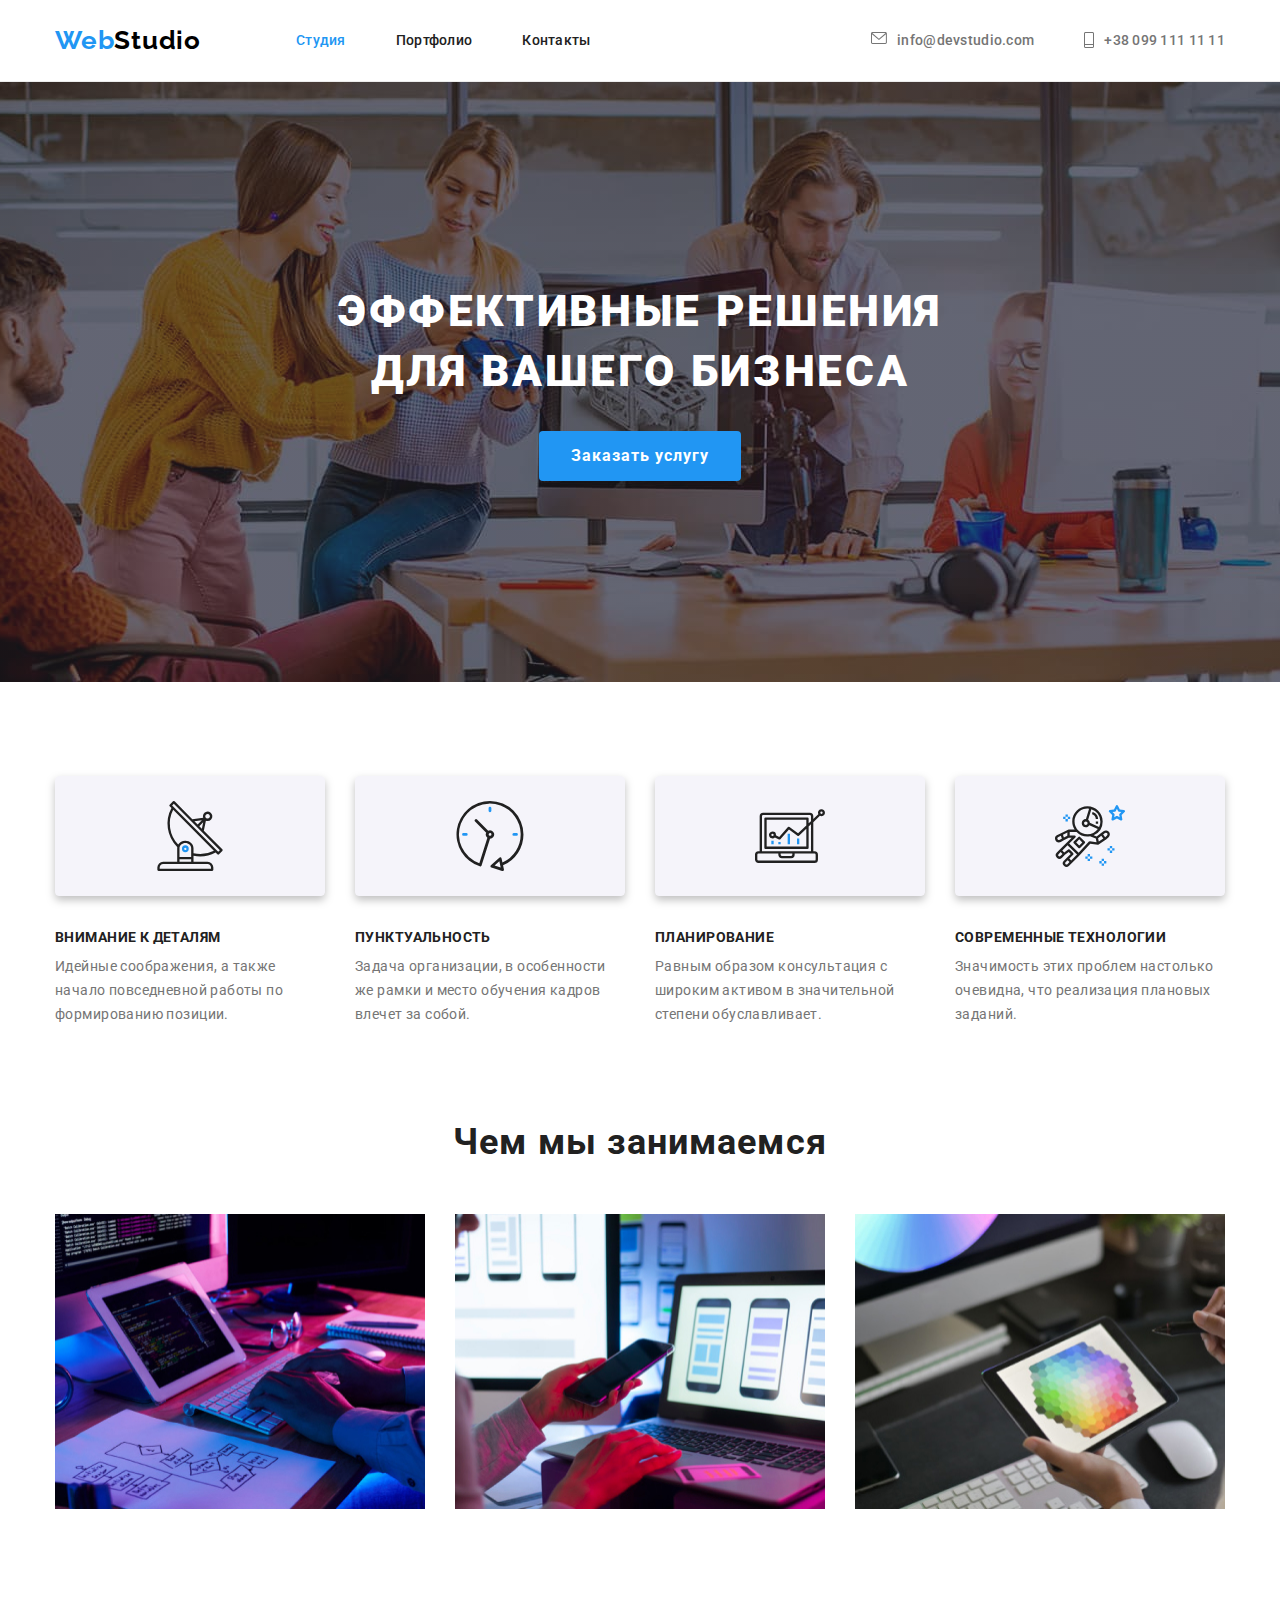
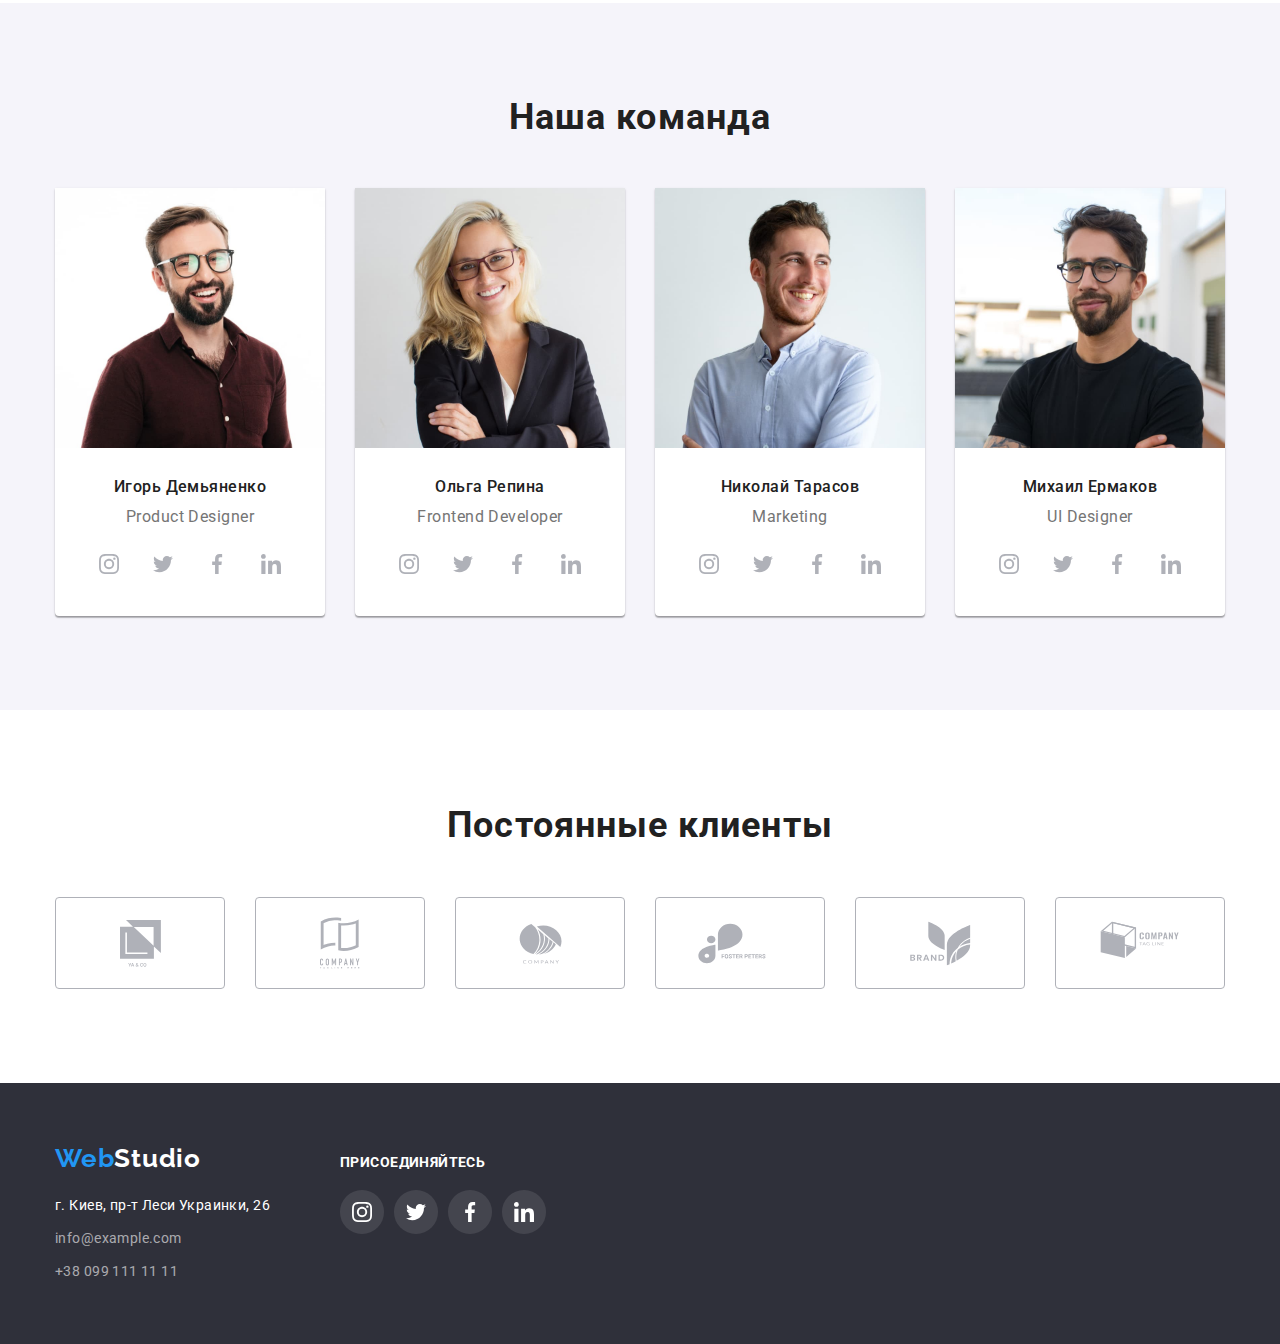
<file: index.html>
<!DOCTYPE html>
<html lang="ru">
<head>

    <meta charset="UTF-8">
    <meta http-equiv="X-UA-Compatible" content="IE=edge">
    <meta name="viewport" content="width=device-width, initial-scale=1.0">
    <title>Web Studio</title> 
    <link rel="preconnect" href="https://fonts.googleapis.com">
    <link rel="preconnect" href="https://fonts.gstatic.com" crossorigin>
    <link href="https://fonts.googleapis.com/css2?family=Raleway:wght@700&family=Roboto:wght@400;500;700;900&display=swap" rel="stylesheet">
    <link rel="stylesheet" href="./css/modern-normalize.css">
    <link rel="stylesheet" href="./css/styles.css">
    
</head>
<body>
    <header class="page-header">
        <div class="container main-nav">
    <nav class="main-nav">
        <a class="header-logo" href="./index.html">
      <span class="header-logo-color">Web</span>Studio
        </a>

    <ul class="site-nav list">
        <li class="site-nav-item"><a href="./index.html" class="header-link, current">Студия</a></li>
        <li class="site-nav-item"><a href="./portfolio.html" class="header-link">Портфолио</a></li>
        <li class="site-nav-item"><a href="" class="header-link">Контакты</a></li>
    </ul> 
        
    </nav>

        <ul class="header-contacts list">
        <li class="header-contacts-item"><a href="mailto:info@devstudio.com" class="header-link"> 
            <svg width="16" height="12" class="header-contacts-icon">
                <use href="./images/icons.svg#icon-email"></use>
            </svg> info@devstudio.com
            
        </a></li>
        <li class="header-contacts-item"><a href="tel:+380991111111" class="header-link">
            <svg width="10" height="16" class="header-contacts-icon">
                <use href="./images/icons.svg#icon-phone"></use>
            </svg>
            +38 099 111 11 11</a></li>
    </ul>
        </div>
    </header>

<main>
    
    <section class="hero">
        <h1 class="hero-title">Эффективные решения <br/>Для вашего бизнеса</h1>
        <button type="button" class="hero-button">Заказать услугу</button>
    </section>

    

    <section class="features">
        <div class="container">
    <h2 class="visually-hidden">Наши преимущества</h2>

<ul class="list features-list">
    <li class="features-list-item">
        <svg class="features-icon">
            <use href="./images/icons.svg#icon-antena"></use>
        </svg>
        <h3 class="features-title">Внимание к деталям</h3>
        <p class="features-text">Идейные соображения, а также начало повседневной работы по формированию позиции.</p>
    </li>
    
    <li class="features-list-item">
        <svg class="features-icon">
            <use href="./images/icons.svg#icon-clock"></use>
        </svg>
        <h3 class="features-title">Пунктуальность</h3>
        <p class="features-text">Задача организации, в особенности же рамки и место обучения кадров влечет за собой.</p>
    </li>

    <li class="features-list-item">
       <svg class="features-icon">
           <use href="./images/icons.svg#icon-diagram"></use>
       </svg>
        <h3 class="features-title">Планирование</h3>
        <p class="features-text">Равным образом консультация с широким активом в значительной степени обуславливает.</p>
    </li>

    <li class="features-list-item">
        <svg class="features-icon">
            <use href="./images/icons.svg#icon-astronaut"></use>
        </svg>
        <h3 class="features-title">Современные технологии</h3>
        <p class="features-text">Значимость этих проблем настолько очевидна, что реализация плановых заданий.</p>
    </li>

</ul>
        </div>
    </section>


    <section class="activites">
        <div class="container">
        <h2 class="activites-title">Чем мы занимаемся</h2>
<ul class="list activites-list">
        <li class="activites-list-item"><img src="./images/box1.jpg" width="370" height="295" alt="Програмирование"></li>
        <li class="activites-list-item"><img src="./images/box2.jpg" width="370" height="295" alt="Маркетинг"></li>
        <li class="activites-list-item"><img src="./images/box3.jpg" width="370" height="295" alt="Графический дизайн"></li>
</ul>
        </div>
    </section>


    <section class="crew">
        <div class="container">
        <h2 class="crew-title">Наша команда</h2>
    <ul class=" crew-list list">
        <li class="crew-list-item"> 
            <img src="./images/crew1.jpg" width="270" alt="Игорь Демьяненко Product Designer">
            <div class="crew-content">
            <h3 class="crew-name">Игорь Демьяненко</h3> 
            <p class="crew-text">Product Designer</p>
            <ul class="list crew-link-list">
            <li  class="crew-icon-item"><a class="crew-link" href="#">
                <svg class="crew-icon">
                    <use href="./images/icons.svg#icon-instagram"></use>
                </svg>
            </a>
            </li>
            <li class="crew-icon-item"><a class="crew-link" href="#">
                <svg class="crew-icon">
                    <use href="./images/icons.svg#icon-twitter"></use>
                </svg>
            </a>
            </li>
            <li class="crew-icon-item"><a class="crew-link" href="#">
                <svg class="crew-icon">
                    <use href="./images/icons.svg#icon-facebook"></use>
                </svg>
            </a>
            </li>
            <li class="crew-icon-item"><a class="crew-link" href="#">
                <svg class="crew-icon">
                    <use href="./images/icons.svg#icon-linkedin"></use>
                </svg>
            </a>
            </li>
            </ul>
            </div>
        

        <li class="crew-list-item">
            <img src="./images/crew2.jpg" width="270" alt="Ольга Репина Frontend Developer">
            <div class="crew-content">
            <h3 class="crew-name">Ольга Репина</h3>
            <p class="crew-text">Frontend Developer</p>
                <ul class="list crew-link-list">
            <li class="crew-icon-item"><a class="crew-link" href="#">
                <svg class="crew-icon">
                    <use href="./images/icons.svg#icon-instagram"></use>
                </svg>
            </a>
            </li>
            <li class="crew-icon-item"><a class="crew-link" href="#">
                <svg class="crew-icon">
                    <use href="./images/icons.svg#icon-twitter"></use>
                </svg>
            </a>
            </li>
            <li class="crew-icon-item"><a class="crew-link" href="#">
                <svg class="crew-icon">
                    <use href="./images/icons.svg#icon-facebook"></use>
                </svg>
            </a>
            </li>
            <li class="crew-icon-item"><a class="crew-link" href="#">
                <svg class="crew-icon">
                    <use href="./images/icons.svg#icon-linkedin"></use>
                </svg>
            </a>
            </li>
            </ul>
            </div>
        </li>

        <li class="crew-list-item">
            <img src="./images/crew3.jpg" width="270" alt="Николай Тарасов Marketing ">
            <div class="crew-content">
                <h3 class="crew-name">Николай Тарасов</h3>
                <p class="crew-text">Marketing</p>
<ul class="list crew-link-list">
            <li class="crew-icon-item"><a class="crew-link" href="#">
                <svg class="crew-icon">
                    <use href="./images/icons.svg#icon-instagram"></use>
                </svg>
            </a>
            </li>
            <li class="crew-icon-item"><a class="crew-link" href="#">
                <svg class="crew-icon">
                    <use href="./images/icons.svg#icon-twitter"></use>
                </svg>
            </a>
            </li>
            <li class="crew-icon-item"><a class="crew-link" href="#">
                <svg class="crew-icon">
                    <use href="./images/icons.svg#icon-facebook"></use>
                </svg>
            </a>
            </li>
            <li class="crew-icon-item"><a class="crew-link" href="#">
                <svg class="crew-icon">
                    <use href="./images/icons.svg#icon-linkedin"></use>
                </svg>
            </a>
            </li>
            </ul>
            </div>
        </li>
        
        <li class="crew-list-item">
            <img src="./images/crew4.jpg" width="270" alt="Михаил Ермаков UI Designer">
            <div class="crew-content">
                <h3 class="crew-name">Михаил Ермаков</h3>
                <p class="crew-text">UI Designer</p>
<ul class="list crew-link-list">
            <li class="crew-icon-item"><a class="crew-link" href="#">
                <svg class="crew-icon">
                    <use href="./images/icons.svg#icon-instagram"></use>
                </svg>
            </a>
            </li>
            <li class="crew-icon-item"><a class="crew-link" href="#">
                <svg class="crew-icon">
                    <use href="./images/icons.svg#icon-twitter"></use>
                </svg>
            </a>
            </li>
            <li class="crew-icon-item"><a class="crew-link" href="#">
                <svg class="crew-icon">
                    <use href="./images/icons.svg#icon-facebook"></use>
                </svg>
            </a>
            </li>
            <li class="crew-icon-item"><a class="crew-link" href="#">
                <svg class="crew-icon">
                    <use href="./images/icons.svg#icon-linkedin"></use>
                </svg>
            </a>
            </li>
            </ul>
                </div>
        </li>
    </ul>
    </div>
    </section>

    <section class="clients">
        <div class="container">
            <h2 class="clients-title">Постоянные клиенты</h2>
            <ul class="list clients-list">
                <li class="clients-item"><a class="clients-link" href="#">
                    <svg width="41" height="47" class="clients-icon">
                        <use href="./images/icons.svg#icon-client1"></use>
                    </svg>
                </a></li>
                <li class="clients-item"><a class="clients-link" href="#">
                    <svg width="40" height="52" class="clients-icon">
                        <use href="./images/icons.svg#icon-client2"></use>
                    </svg>
                </a></li>
                <li class="clients-item"><a class="clients-link" href="#">
                    <svg width="43" height="41" class="clients-icon">
                        <use href="./images/icons.svg#icon-client3"></use>
                    </svg>
                </a></li>
                <li class="clients-item"><a class="clients-link" href="#">
                    <svg width="84" height="41" class="clients-icon">
                        <use href="./images/icons.svg#icon-client4"></use>
                    </svg>
                </a></li>
                <li class="clients-item"><a class="clients-link" href="#">
                    <svg width="63" height="45" class="clients-icon">
                        <use href="./images/icons.svg#icon-client5"></use>
                    </svg>
                </a></li>
                <li class="clients-item"><a class="clients-link" href="#">
                    <svg width="94" height="44" class="clients-icon">
                        <use href="./images/icons.svg#icon-client6"></use>
                    </svg>
                </a></li>
            </ul>
        </div>
    </section>

</main>

   <footer class="page-footer">
        <div class="container footer-container">
            <div class="footer-column">
        <a class="footer-logo" href="./index.html"><span class="footer-logo-color" >Web</span>Studio</a>

        <address style="font-style:normal;">
        <ul class="list footer-list">
    <li class="footer-link-item">
       <a class="footer-adress" href="https://goo.gl/maps/MrdQJycXRBSHevHh7" target="_blank" rel="noopener nofollow noreferrer"> г. Киев, пр-т Леси Украинки, 26</a>
    </li>
        
    <li class="footer-link-item">
       <a class="footer-link" href="mailto:info@example.com">info@example.com</a>
    </li>

    <li class="footer-link-item">
       <a class="footer-link" href="tel:+380991111111">+38 099 111 11 11</a>
    </li>
</ul>

</address>
            </div>
<div class="footer-column">
    <p class="socials-text">Присоединяйтесь</p>
    <ul class="list socials-list">
        <li class="socials-item"><a class="socials-link" href="#">
            <svg class="socials-icon">
                <use href="./images/icons.svg#icon-instagram"></use>
            </svg>
        </a></li>
        <li class="socials-item"><a class="socials-link" href="#">
            <svg class="socials-icon">
                <use href="./images/icons.svg#icon-twitter"></use>
            </svg></a></li>
        <li class="socials-item"><a class="socials-link" href="#">
            <svg class="socials-icon">
                <use href="./images/icons.svg#icon-facebook"></use>
            </svg></a></li>
        <li class="socials-item"><a class="socials-link" href="#">
            <svg class="socials-icon">
                <use href="./images/icons.svg#icon-linkedin"></use>
            </svg></a></li>
    </ul>
</div>

        </div>
        
    </footer>
</body>
</html>
</file>
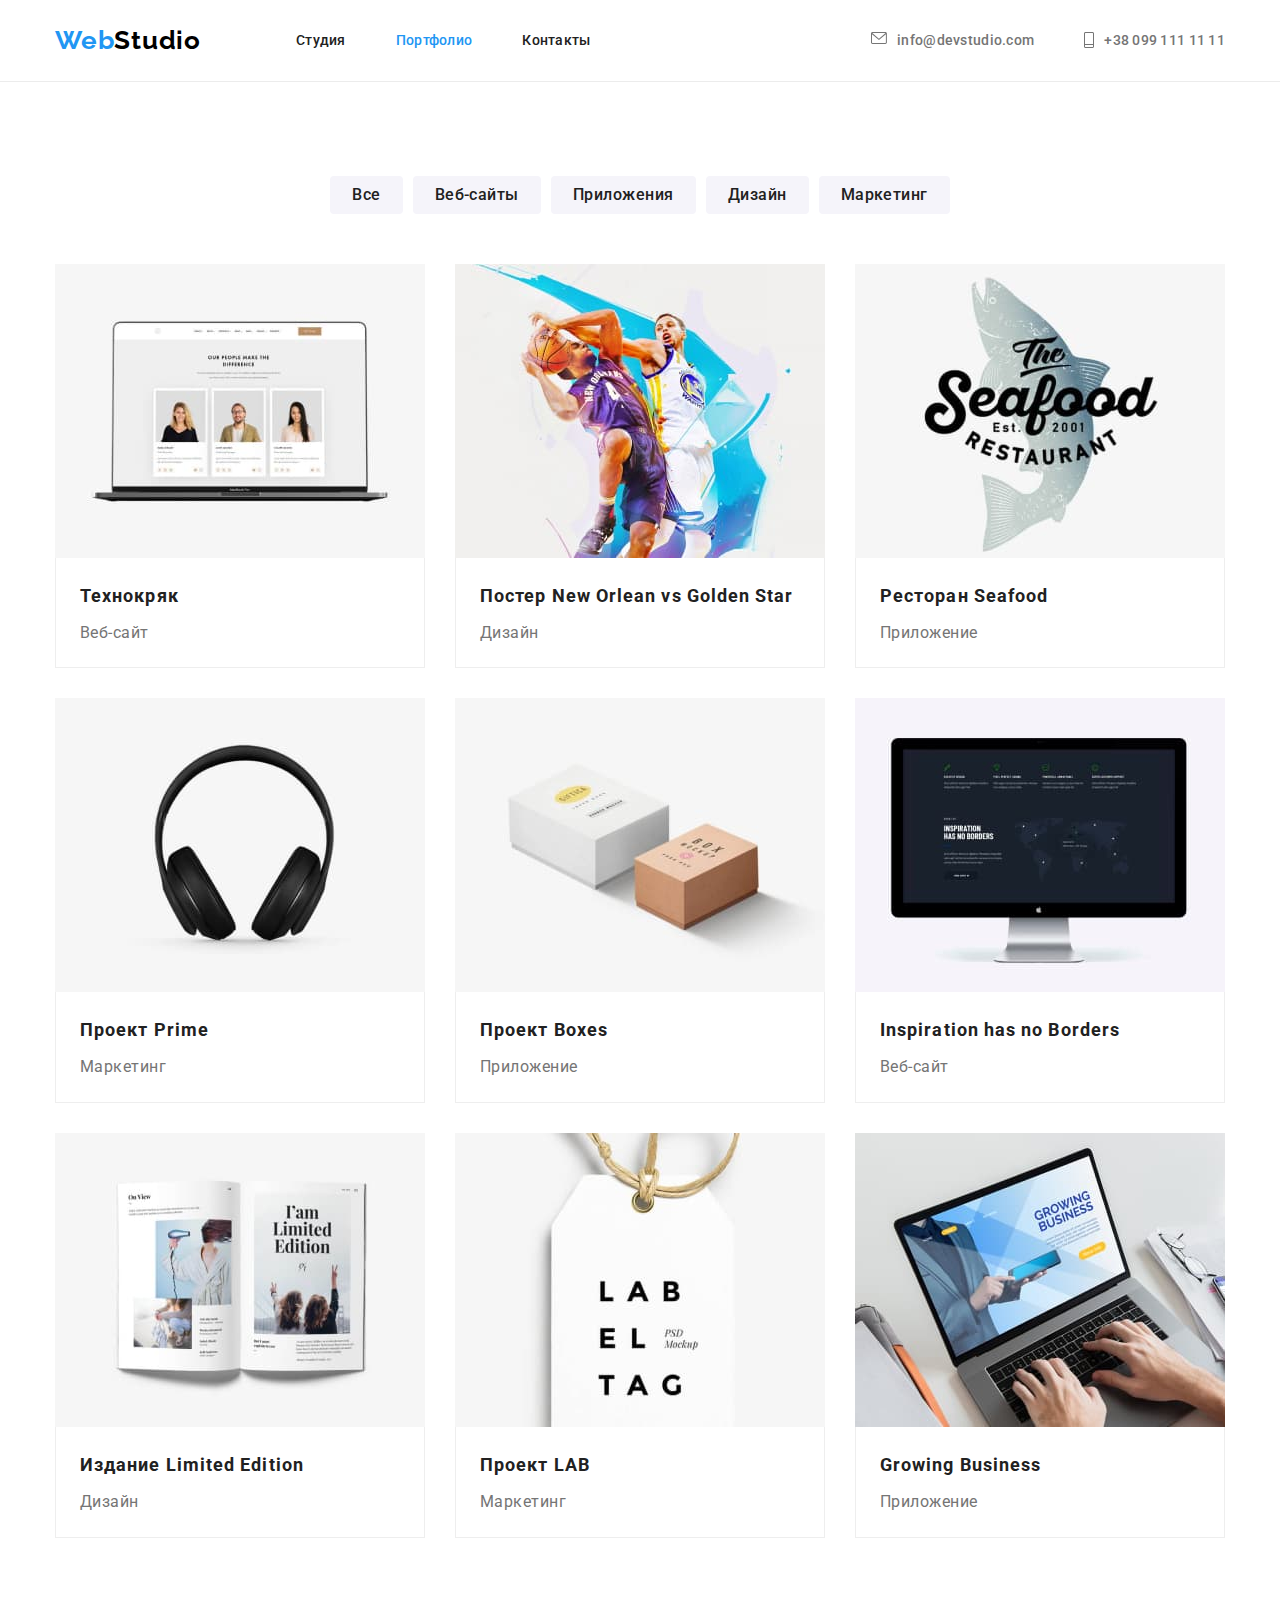
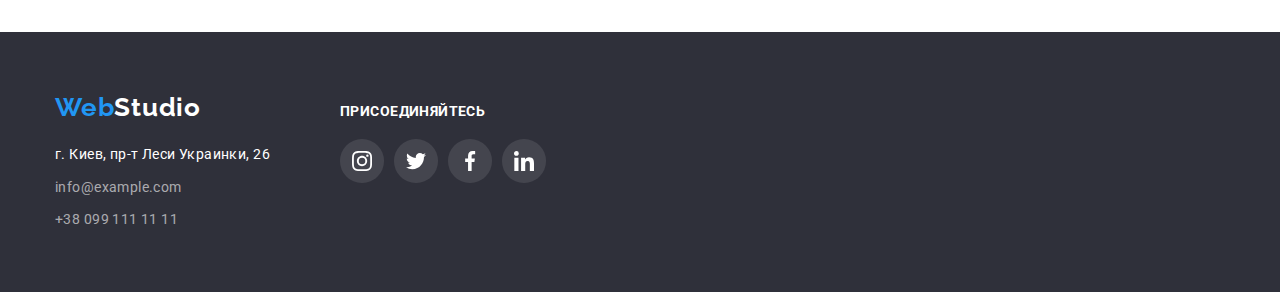
<file: portfolio.html>
<!DOCTYPE html>
<html lang="ru">
<head>
    <meta charset="UTF-8">
    <meta http-equiv="X-UA-Compatible" content="IE=edge">
    <meta name="viewport" content="width=device-width, initial-scale=1.0">
    <title>Портфолио</title>
    <link rel="preconnect" href="https://fonts.googleapis.com">
    <link rel="preconnect" href="https://fonts.gstatic.com" crossorigin>
    <link href="https://fonts.googleapis.com/css2?family=Raleway:wght@700&family=Roboto:wght@400;500;700;900&display=swap" rel="stylesheet">
    <link rel="stylesheet" href="./css/modern-normalize.css">
    <link rel="stylesheet" href="./css/styles.css">
  
    
</head>
<body>
   <header class="page-header">
        <div class="container main-nav">
    <nav class="main-nav">
        <a class="header-logo" href="./index.html">
      <span class="header-logo-color">Web</span>Studio
        </a>

    <ul class="site-nav list">
        <li class="site-nav-item"><a href="./index.html" class="header-link">Студия</a></li>
        <li class="site-nav-item"><a href="./portfolio.html" class="header-link, current">Портфолио</a></li>
        <li class="site-nav-item"><a href="" class="header-link">Контакты</a></li>
    </ul> 
        
    </nav>

        <ul class="header-contacts list">
        <li class="header-contacts-item"><a href="mailto:info@devstudio.com" class="header-link"> 
            <svg width="16" height="12" class="header-contacts-icon">
                <use href="./images/icons.svg#icon-email"></use>
            </svg> info@devstudio.com
            
        </a></li>
        <li class="header-contacts-item"><a href="tel:+380991111111" class="header-link">
            <svg width="10" height="16" class="header-contacts-icon">
                <use href="./images/icons.svg#icon-phone"></use>
            </svg>
            +38 099 111 11 11</a></li>
    </ul>
        </div>
    </header>

    <main>

    <section class="examples">
    <div class="container">
        <h1 class="visually-hidden">Примеры работ</h1>
        <ul class=" examples-button-list list">
            <li class="examples-button-item"><button class="examples-button" type="button">Все</button></li>
            <li class="examples-button-item"><button class="examples-button" type="button">Веб-сайты</button></li>
            <li class="examples-button-item"><button class="examples-button" type="button">Приложения</button></li>
            <li class="examples-button-item"><button class="examples-button" type="button">Дизайн</button></li>
            <li class="examples-button-item"><button class="examples-button" type="button">Маркетинг</button></li>
        </ul>

        <ul class="list card-set">
        <li class="card-set-item">
            <a href="#" class="card-set-link">
            <img src="images/technokryak.jpg" alt="Технокряк" width="370">
            <div class="card-content"><h2 class="examples-name">Технокряк</h2>
            <p class="examples-text">Веб-сайт</p></div>
            </a>
        </li>

        <li class="card-set-item">
        <a href="#" class="card-set-link">
            <img src="./images/poster.jpg" alt="Постер New Orlean vs Golden Star" width="370">
            <div class="card-content"><h2 class="examples-name">Постер New Orlean vs Golden Star</h2>
            <p class="examples-text">Дизайн</p></div>
        </a>
        </li>

        <li class="card-set-item">
        <a href="#" class="card-set-link">
            <img src="./images/seafood.jpg" alt="Ресторан Seafood" width="370">
            <div class="card-content"><h2 class="examples-name">Ресторан Seafood</h2>
            <p class="examples-text">Приложение</p></div>
        </a>
        </li>

        <li class="card-set-item">
        <a href="#" class="card-set-link">
            <img src="./images/prime.jpg" alt="Проект Prime" width="370">
            <div class="card-content"><h2 class="examples-name">Проект Prime</h2>
            <p class="examples-text">Маркетинг</p></div>
        </a>
        </li>

        <li class="card-set-item">
        <a href="#" class="card-set-link">
            <img src="./images/boxes.jpg" alt="Проект Boxes" width="370">
            <div class="card-content"><h2 class="examples-name">Проект Boxes</h2>
            <p class="examples-text">Приложение</p></div>
        </a>
        </li>

        <li class="card-set-item">
        <a href="#" class="card-set-link">
            <img src="./images/inspiration.jpg" alt="Inspiration has no Borders" width="370">
            <div class="card-content"><h2 class="examples-name">Inspiration has no Borders</h2>
            <p class="examples-text">Веб-сайт</p></div>
        </a>
        </li>

        <li class="card-set-item">
        <a href="#" class="card-set-link">
            <img src="./images/limited.jpg" alt="Издание Limited Edition" width="370">
            <div class="card-content"><h2 class="examples-name">Издание Limited Edition</h2>
            <p class="examples-text">Дизайн</p></div>
        </a>
        </li>

        <li class="card-set-item">
        <a href="#" class="card-set-link">
            <img src="./images/lab.jpg" alt="Проект LAB" width="370">
            <div class="card-content"><h2 class="examples-name">Проект LAB</h2>
            <p class="examples-text">Маркетинг</p></div>
        </a>
        </li>

        <li class="card-set-item">
            <a href="#" class="card-set-link">
            <img src="./images/growing.jpg" alt="Growing Business" width="370">
            <div class="card-content"><h2 class="examples-name">Growing Business</h2>
            <p class="examples-text">Приложение</p></div>
        </a>   
        </li>
    </ul>

</div>
    </section>

    </main>

       <footer class="page-footer">
        <div class="container footer-container">
            <div class="footer-column">
        <a class="footer-logo" href="./index.html"><span class="footer-logo-color" >Web</span>Studio</a>

        <address style="font-style:normal;">
        <ul class="list footer-list">
    <li class="footer-link-item">
       <a class="footer-adress" href="https://goo.gl/maps/MrdQJycXRBSHevHh7" target="_blank" rel="noopener nofollow noreferrer"> г. Киев, пр-т Леси Украинки, 26</a>
    </li>
        
    <li class="footer-link-item">
       <a class="footer-link" href="mailto:info@example.com">info@example.com</a>
    </li>

    <li class="footer-link-item">
       <a class="footer-link" href="tel:+380991111111">+38 099 111 11 11</a>
    </li>
</ul>

</address>
            </div>
<div class="footer-column">
    <p class="socials-text">Присоединяйтесь</p>
    <ul class="list socials-list">
        <li class="socials-item"><a class="socials-link" href="#">
            <svg class="socials-icon">
                <use href="./images/icons.svg#icon-instagram"></use>
            </svg>
        </a></li>
        <li class="socials-item"><a class="socials-link" href="#">
            <svg class="socials-icon">
                <use href="./images/icons.svg#icon-twitter"></use>
            </svg></a></li>
        <li class="socials-item"><a class="socials-link" href="#">
            <svg class="socials-icon">
                <use href="./images/icons.svg#icon-facebook"></use>
            </svg></a></li>
        <li class="socials-item"><a class="socials-link" href="#">
            <svg class="socials-icon">
                <use href="./images/icons.svg#icon-linkedin"></use>
            </svg></a></li>
    </ul>
</div>

        </div>
        
    </footer>
</body>
</html>
</file>
<file: css/styles.css>
/* webstudio */

:root {
  --primary-text-color: #757575;
  --title-text-color: #212121;
  --accent-color: #2196f3;
  --primary-white-color: #ffffff;
  --primary-bg-color: #ffffff;
  --secondary-bg-color: #2f303a;
  --secondary-white-color: #f5f4fa;
  --card-set-gap: 30px;
  --icon-color: #AFB1B8;
}

body {
  background-color: var(--primary-bg-color);
  color: var(--primary-text-color);
  font-family: "Roboto", "sans-serif";
  font-size: 14px;
  letter-spacing: 0.03em;
}

.visually-hidden {
  position: absolute;
  width: 1px;
  height: 1px;
  margin: -1px;
  border: 0;
  padding: 0;

  white-space: nowrap;
  clip-path: inset(100%);
  clip: rect(0 0 0 0);
  overflow: hidden;
}

img {
  display: block;
  max-width: 100%;
}

.list {
  padding: 0;
  margin: 0;
  list-style: none;
}

h1,
h2,
h3,
h4,
h5,
h6,
p {
  margin-top: 0;
  margin-bottom: 0;
}

.container {
  width: 1200px;
  margin-left: auto;
  margin-right: auto;
  padding-left: 15px;
  padding-right: 15px;
}

/* Основной Цвет Серый #757575 */
/* Вторичный Цвет #212121  */
/* Белый #FFFFFF */
/* Вторичный белый #F5F4FA */
/* Акценты #2196F3  */

/* header */

.page-header {
  border-bottom: 1px solid #ececec;
}

.main-nav {
  display: flex;
  align-items: center;
}

/* logo */
.header-logo {
  display: block;
  padding-top: 25px;
  padding-bottom: 25px;
  margin-right: 95px;

  color: #000000;
  text-decoration: none;
  font-family: Raleway;
  font-style: normal;
  font-weight: 700;
  font-size: 26px;
  line-height: 1.2;
  letter-spacing: 0.03em;
}

.header-logo:hover,
.header-logo:focus {
  color: var(--accent-color);
}

.header-logo-color {
  color: var(--accent-color);
}

/* site-nav */

.site-nav {
  display: flex;
}

.site-nav-item + .site-nav-item {
  margin-left: 50px;
}

.site-nav .header-link {
  display: block;
  padding-top: 25px;
  padding-bottom: 25px;

  color: var(--title-text-color);

  text-decoration: none;
  font-weight: 500;
  font-size: 14px;
  line-height: 1.2;
  letter-spacing: 0.02em;
}

.current {
  color: var(--accent-color);
  font-weight: 500;
  font-size: 14px;
  line-height: 16px; 
  letter-spacing: 0.02em;
  text-decoration: none;
  display: block;
  padding-top: 25px;
  padding-bottom: 25px;
}

.site-nav .header-link:hover,
.site-nav .header-link:focus {
  color: var(--accent-color);
}

/*header-contacts */

.header-contacts {
  display: flex;
  margin-left: auto;
  align-items: center;
}

.header-contacts-icon{

margin-right: 10px;
fill: currentColor;
}

.header-contacts-item{
 color: #757575 ;
  
}

.header-contacts-item + .header-contacts-item {
  margin-left: 50px;
  
}



.header-contacts .header-link {
  
  padding-top: 30px;
  padding-bottom: 30px;
  font-family: "Roboto";
  color: var(--primary-text-color);
  text-decoration: none;
  font-weight: 500;
  font-size: 14px;
  line-height: 1.2;
  letter-spacing: 0.02em;
  display: flex;
}

.header-contacts .header-link:hover,
.header-contacts .header-link:focus {
  color: var(--accent-color);
}

/* hero */

.hero {
  background-color: var(--secondary-bg-color);
  background-image:
  linear-gradient(
  to right,
  rgba(47, 48, 58, 0.4),
  rgba(47, 48, 58, 0.4)
  ), 
  url(../images/hero.jpg);
  background-position: center;
  
  text-align: center;
  padding-top: 200px;
  padding-bottom: 200px;
  height: 600px;
  max-width: 1600px;
  margin-left: auto;
  margin-right: auto;
  background-size: cover;
  background-repeat: no-repeat;
}

.hero-title {
  margin-bottom: 30px;
  color: var(--primary-white-color);
  font-family: "Roboto";
  font-style: normal;
  font-weight: 900;
  font-size: 44px;
  line-height: 1.35;
  letter-spacing: 0.06em;
  text-transform: uppercase;
}

.hero-button {
  color: var(--primary-white-color);
  background-color: var(--accent-color);
  font-family: "Roboto";
  font-weight: 700;
  font-size: 16px;
  line-height: 1.88;
  padding: 10px 32px;
  border-radius: 4px;
  min-width: 200px;
  display: inline-block;
  text-align: center;
  letter-spacing: 0.06em;
  cursor: pointer;
  border: none;
}

.hero-button:hover,
.hero-button:focus {
  color: var(--primary-white-color);
  background-color: #188CE8;
}

/* features */
.features {
  background-color: var(--primary-bg-color);
  padding-top: 94px;
  padding-bottom: 94px;
}

.features-list {
  display: flex;
  justify-content: space-between;
}

.features-list-item{
  min-width: 270px;
}


.features-list-item + .features-list-item {
  margin-left: 30px;
}


.features-title {
  margin-bottom: 10px;
  color: var(--title-text-color);
  font-family: "Roboto";
  font-style: normal;
  font-weight: 700;
  font-size: 14px;
  line-height: 1.15;
  letter-spacing: 0.03em;
  text-transform: uppercase;
}

.features-icon{
  height: 120px;
  width: 270px;
  margin-bottom: 30px;
  border-radius: 4px;
  filter: drop-shadow(0px 4px 4px rgba(0, 0, 0, 0.25));
}




.features-text {
  font-size: 14px;
  line-height: 1.7;
  letter-spacing: 0.03em;
}

/* activites */
.activites {
  background-color: var(--primary-bg-color);
  padding-bottom: 94px;
  text-align: center;
}

.activites-list {
  display: flex;
}

.activites-list-item + .activites-list-item{
  margin-left: 30px;
}


.activites-title {
  margin-bottom: 50px;
  font-family: "Roboto";
  font-style: normal;
  color: var(--title-text-color);
  font-weight: 700;
  font-size: 36px;
  line-height: 1.2;
  letter-spacing: 0.03em;
}

/* crew */

.crew {
  background-color: var(--secondary-white-color);
  padding-top: 94px;
  padding-bottom: 94px;
  text-align: center;
}

.crew-list {
  display: flex;
}

.crew-list-item {
  min-width: 270px;
  background-color: var(--primary-bg-color);
  box-shadow: 0px 1px 3px rgba(0, 0, 0, 0.12), 0px 1px 1px rgba(0, 0, 0, 0.14), 0px 2px 1px rgba(0, 0, 0, 0.2);
  border-radius: 0px 0px 4px 4px;
}

.crew-list-item + .crew-list-item{
  margin-left: 30px;
}

.crew-icon-item + .crew-icon-item{
 margin-left: 10px;
}


.crew-title {
  margin-bottom: 50px;
  color: var(--title-text-color);
  font-family: "Roboto";
  font-style: normal;
  font-weight: 700;
  font-size: 36px;
  line-height: 1.15;
  letter-spacing: 0.03em;
}

.crew-content{
  padding-bottom: 30px;
  padding-top: 30px;
}

.crew-name {
  margin-bottom: 10px;
  color: var(--title-text-color);
  font-family: "Roboto";
  font-style: normal;
  font-weight: 500;
  font-size: 16px;
  line-height: 1, 2;
  letter-spacing: 0.03em;
}

.crew-text {
  font-size: 16px;
  line-height: 1.2;
  letter-spacing: 0.03em;
  margin-bottom: 16px;
}

.crew-link-list{
  display: flex;
justify-content: center;
}

.crew-link{
  display: flex;
  color: var(--icon-color);
  width: 44px;
  height: 44px;
  border-radius: 50%;
  justify-content: center;
  align-items: center;
  
  
}

.crew-link:hover,
.crew-link:focus{
  background-color: var(--accent-color);
  color: var(--secondary-white-color);
}

.crew-link + .crew-link{
  margin-left: 10px;
}

.crew-icon{
  fill: currentColor;
  width: 20px;
  height: 20px;

}
/* clients */

.clients{
  padding-top: 94px;
  padding-bottom: 94px;
  text-align: center;
}

.clients-title{
  margin-bottom: 50px;
 font-family: "Roboto";
  font-style: normal;
  color: var(--title-text-color);
  font-weight: 700;
  font-size: 36px;
  line-height: 1.2;
  letter-spacing: 0.03em; 
}

.clients-list{
  display: flex;
  
}




.clients-item + .clients-item{
  margin-left: 30px;
}


.clients-link{
  width: 170px;
height: 92px;
  display: flex;
  justify-content: center;
  align-items: center;
  border: 1px solid var(--icon-color) ;
  border-radius: 4px;
  color: var(--icon-color);
  

}

.clients-link:hover,
.clients-link:focus {
color: var(--accent-color);
border-color: var(--accent-color);
}

.clients-icon{
  fill:currentColor;
  
}



/* footer */

.footer-container{
  display: flex;
  align-items: baseline;
}

.footer-column + .footer-column{
  margin-left: 70px;
}

.page-footer {
  background-color: var(--secondary-bg-color);
  padding-top: 60px;
  padding-bottom: 60px;
}

.footer-logo {
  color: var(--primary-white-color);
  text-decoration: none;
  font-family: "Raleway";
  font-style: normal;
  font-weight: 700;
  font-size: 26px;
  line-height: 1.2;
  letter-spacing: 0.03em;
  display: inline-block;
  margin-bottom: 20px;
}

.footer-logo-color {
  color: var(--accent-color);
  display: inline-block;
}

.footer-adress {
  color: var(--primary-white-color);
  text-decoration: none;
  font-family: "Roboto";
  font-style: normal;
  font-weight: 400;
  font-size: 14px;
  line-height: 1.7;
  letter-spacing: 0.03em;
  display: block;
}

.footer-adress:hover,
.footer-adress:focus {
  color: var(--accent-color);
}

.footer-link-item + .footer-link-item{
  margin-top: 9px;
}

.footer-link {
  color: rgba(255, 255, 255, 0.6);
  text-decoration: none;
  font-family: "Roboto";
  font-style: normal;
  font-size: 14px;
  line-height: 1.7;
  letter-spacing: 0.03em;
  display: block;
}



.footer-link:hover,
.footer-link:focus {
  color: var(--accent-color);
}

.socials-text{
  color: var(--primary-white-color);
  font-weight: 700;
  font-size: 14px;
  line-height: 1.15;
  letter-spacing: 0.03em;
  text-transform: uppercase;
  margin-bottom: 20px;
}

.socials-list{
  display: flex;
  
}

.socials-item + .socials-item{
margin-left: 10px;
}


.socials-link{
width: 44px;
height: 44px;
 display: flex;
justify-content: center;
 align-items: center;
border-radius: 50%;
color: var(--primary-white-color);
background-image: linear-gradient( to right,
  rgba(255, 255, 255, 0.1),
  rgba(255, 255, 255, 0.1))
}

.socials-link:hover,
.socials-link:focus{
  background-color: var(--accent-color);
}

.socials-icon{
  width: 20px;
  height: 20px;
  fill: currentColor;
}



/* Portfolio */

.examples {
  padding-top: 94px;
  padding-bottom: 94px;
}

.examples-button-list {
  display: flex;
  justify-content: center;
  margin-bottom: 50px;
}

.examples-button-item + .examples-button-item {
  margin-left: 10px;
}

.examples-button {
  color: var(--title-text-color);
  background-color: var(--secondary-white-color);
  padding: 6px 22px;
  border-radius: 4px;
  border: none;
  font-family: "Roboto";
  font-style: normal;
  font-weight: 500;
  font-size: 16px;
  line-height: 1.6;
  letter-spacing: 0.03em;
  cursor: pointer;
  
}

.examples-button:hover,
.examples-button:focus {
  color: var(--primary-white-color);
  background-color: var(--accent-color);
  filter: drop-shadow(0px 4px 4px rgba(0, 0, 0, 0.25));
}

.card-set {
  display: flex;
  flex-wrap: wrap;
  margin-left: calc(-1 * var(--card-set-gap));
  margin-top: calc(-1 * var(--card-set-gap));
}

.card-set-item {
  flex-basis: calc(100% / 3 - var(--card-set-gap));
  margin-top: var(--card-set-gap);
  margin-left: var(--card-set-gap);
}

.card-set-link:hover,
.card-set-link:focus{
  box-shadow: 0px 1px 1px rgba(0, 0, 0, 0.12), 0px 4px 4px rgba(0, 0, 0, 0.06), 1px 4px 6px rgba(0, 0, 0, 0.16);
}

.card-content{
    padding: 20px 24px;
    border-bottom: 1px solid #EEEEEE;
    border-left: 1px solid #EEEEEE;
    border-right: 1px solid #EEEEEE;
}

.card-set-link{
  text-decoration: none;
  display: block;
}


.examples-name {
  color: var(--title-text-color);
  margin-bottom: 4px;
  font-family: "Roboto";
  font-style: normal;
  font-weight: 700;
  font-size: 18px;
  line-height: 2;
  letter-spacing: 0.06em;
}

.examples-text {
  color: var(--primary-text-color);
  font-size: 16px;
  line-height: 1.85;
  letter-spacing: 0.03em;
}
</file>
